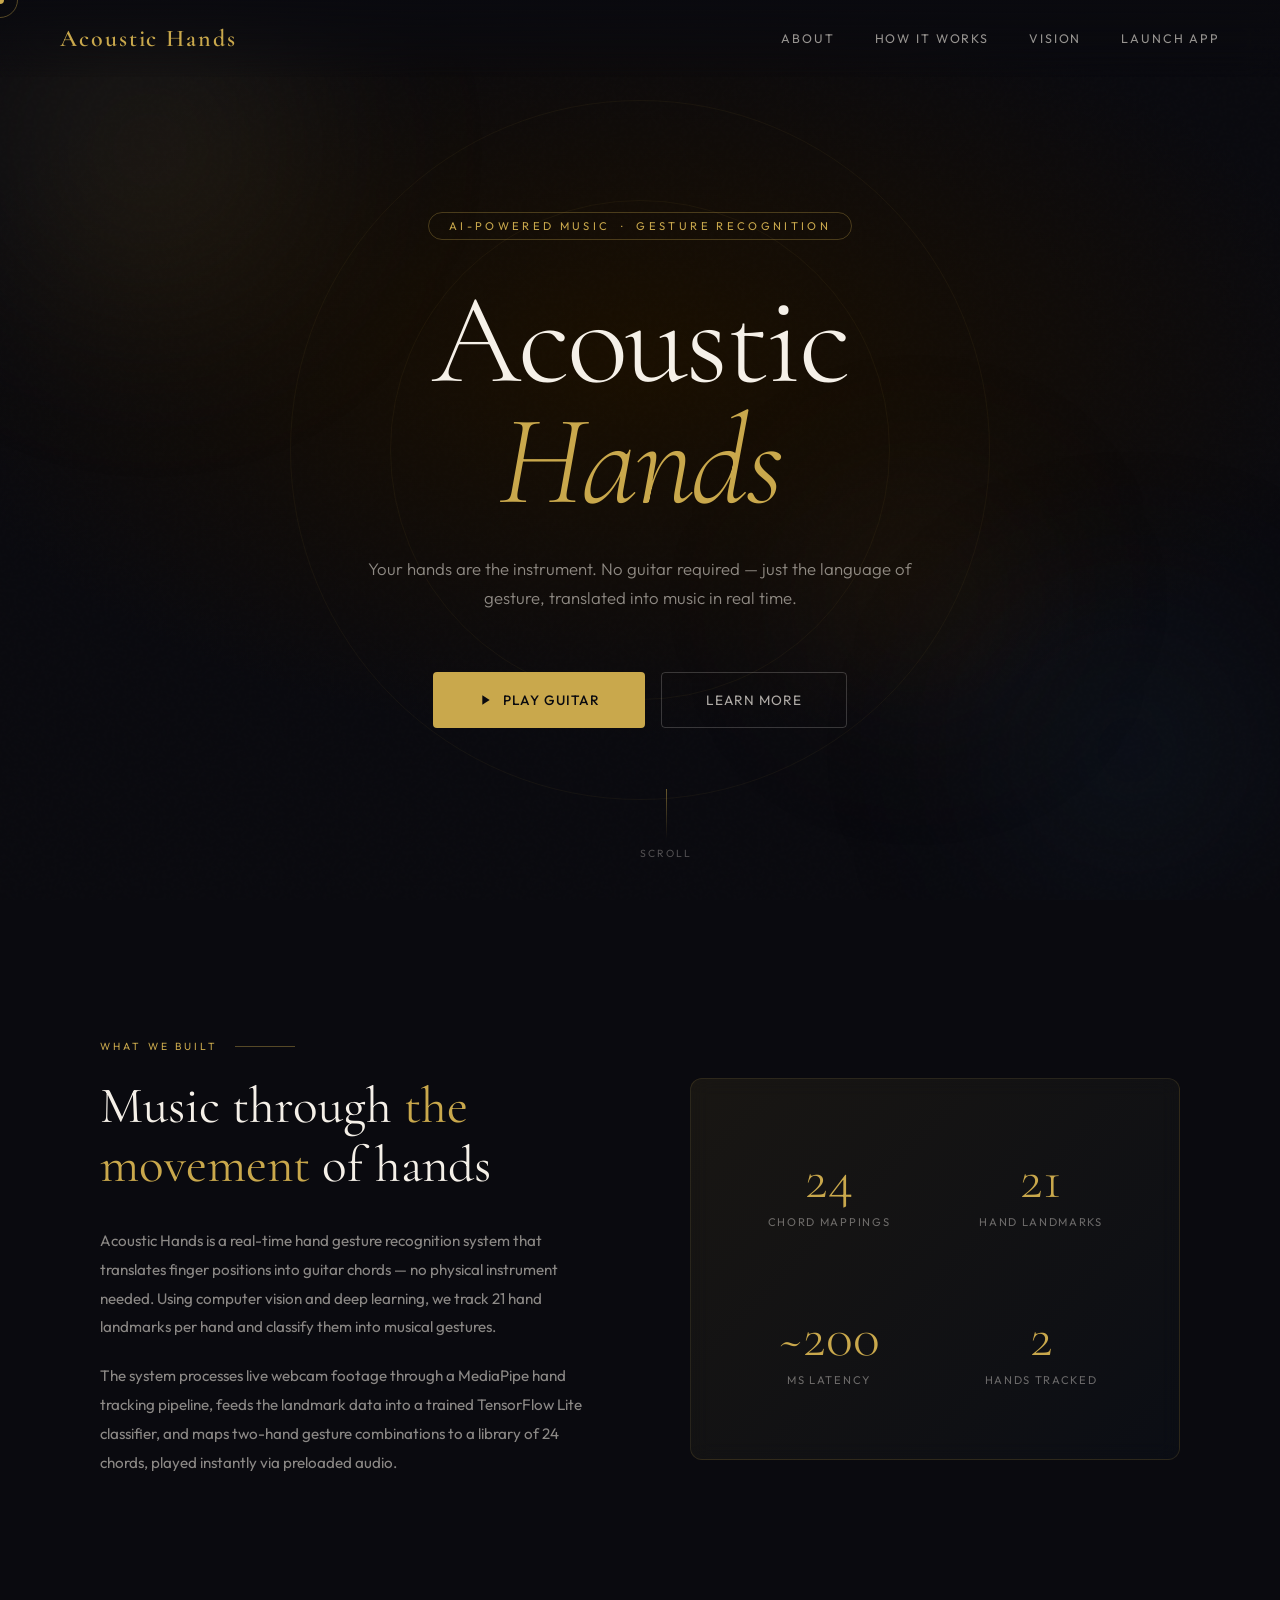
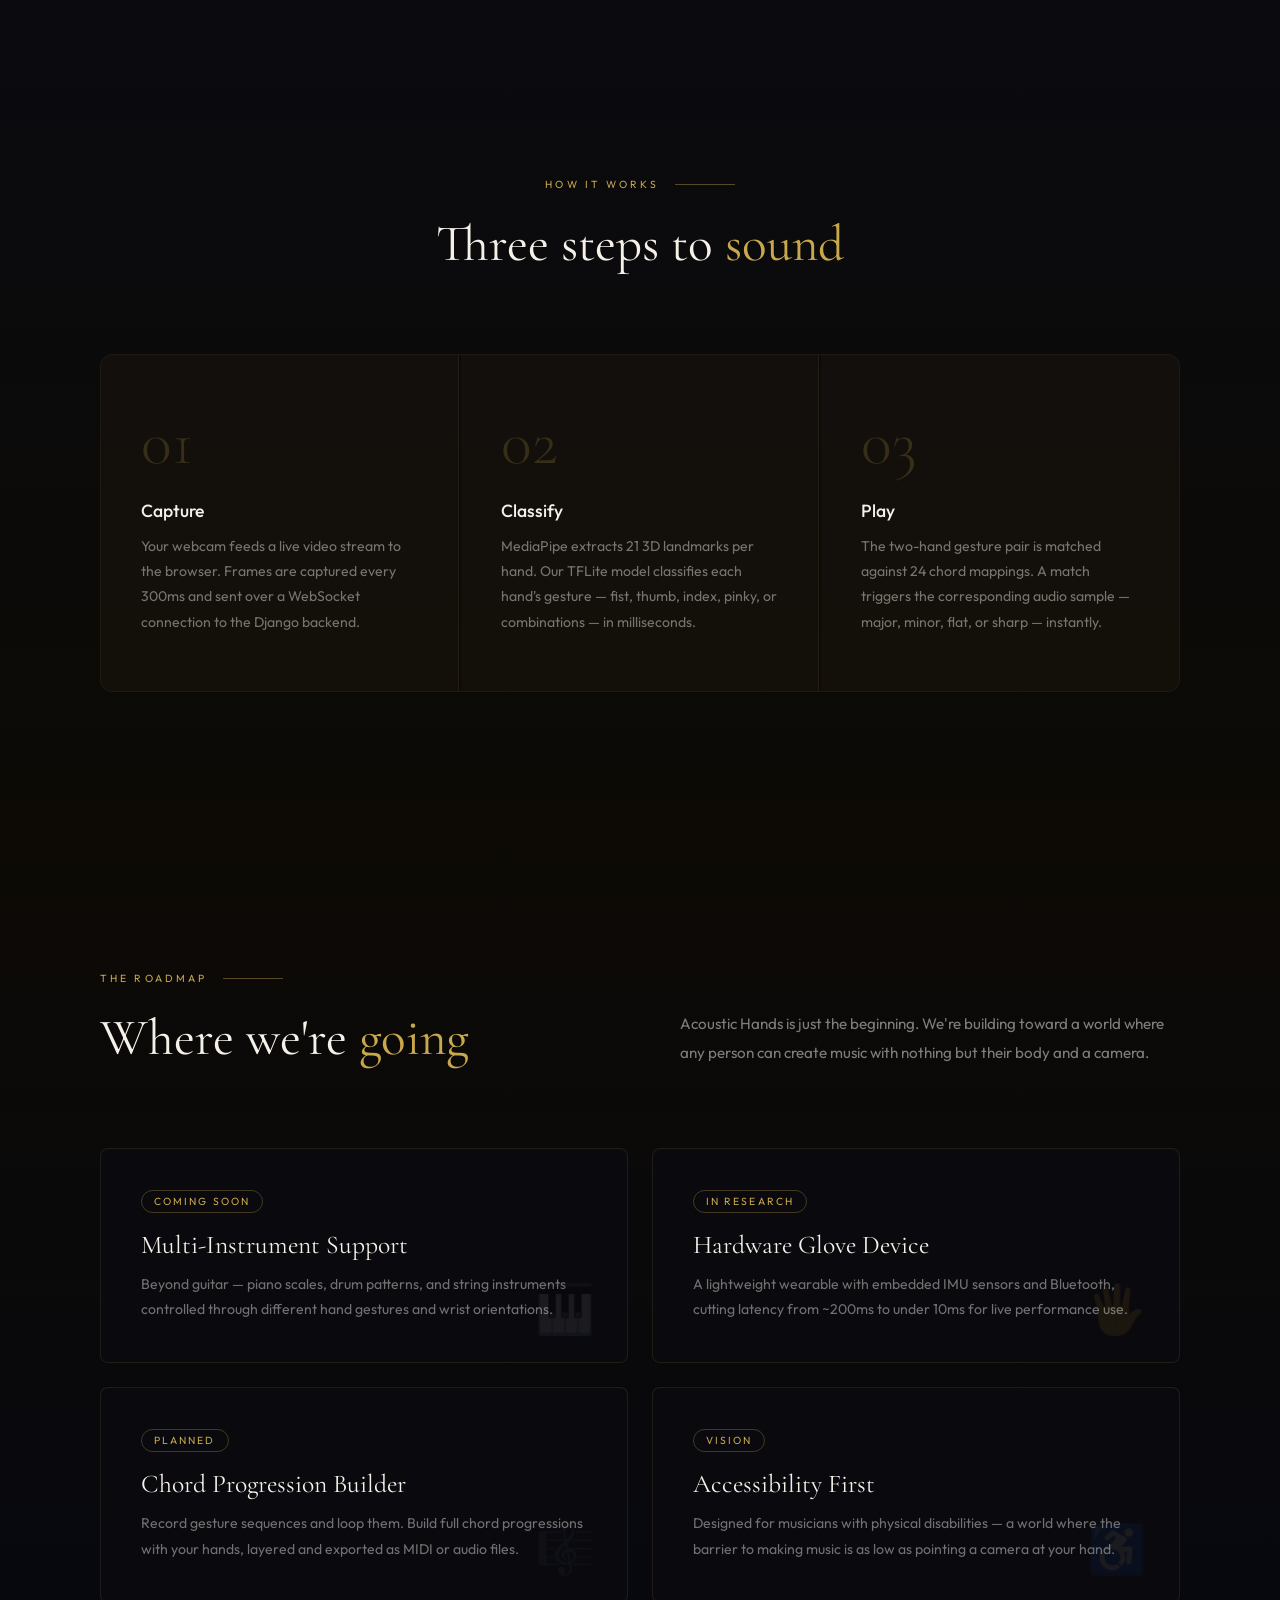
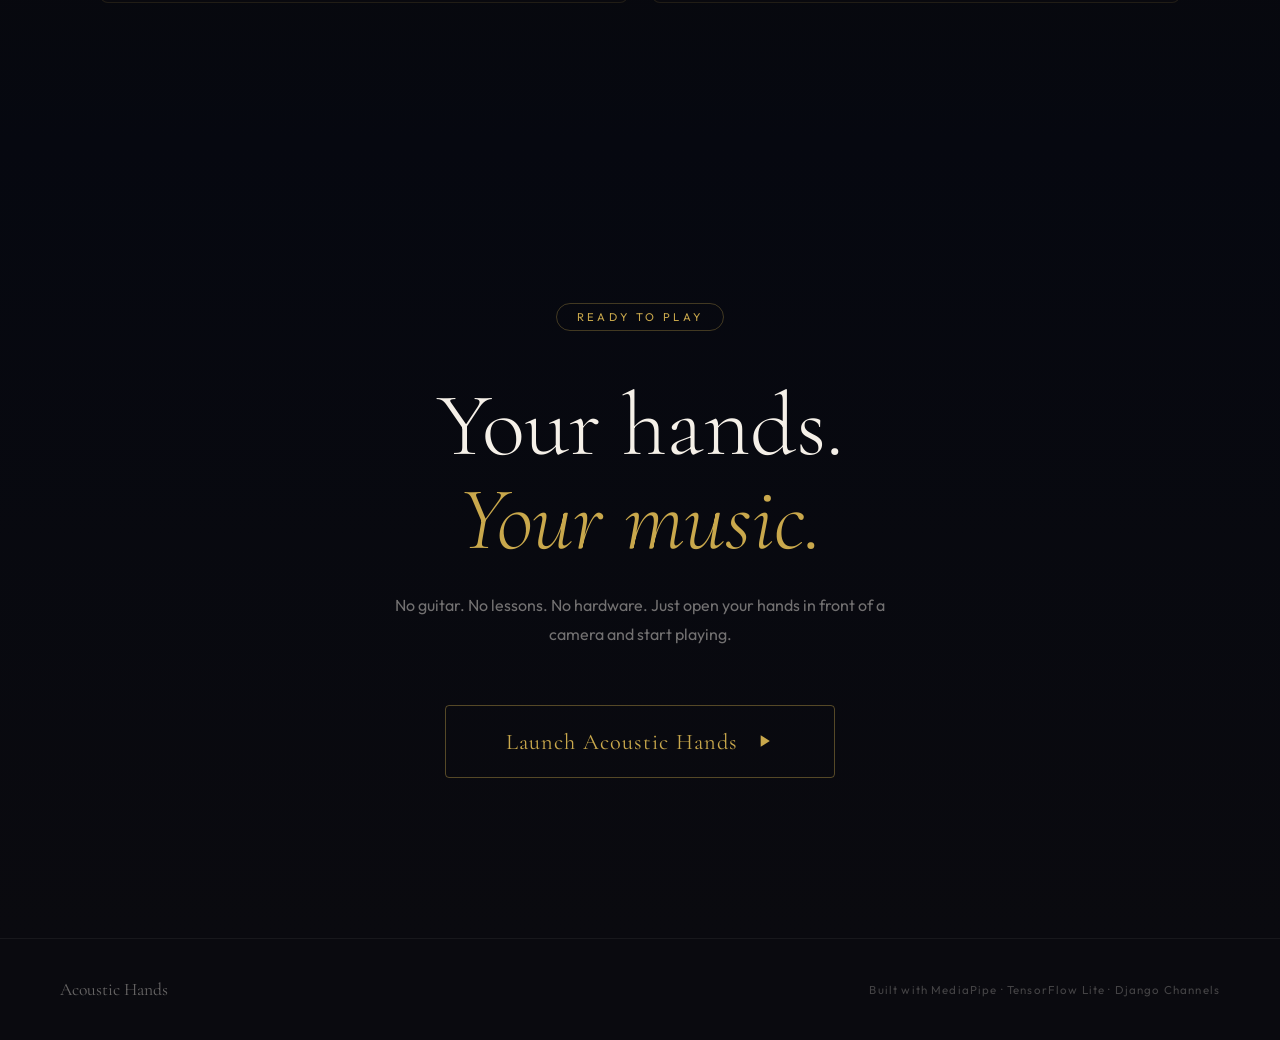
<file: streamapp/templates/streamapp/landing.html>
<!DOCTYPE html>
<html lang="en">
<head>
<meta charset="UTF-8">
<meta name="viewport" content="width=device-width, initial-scale=1.0">
<title>Acoustic Hands</title>
<link href="https://fonts.googleapis.com/css2?family=Cormorant+Garamond:wght@300;400;600;700&family=Outfit:wght@200;300;400;500&display=swap" rel="stylesheet">
<style>
  :root {
    --ink: #0a0a0f;
    --paper: #f5f0e8;
    --gold: #c9a84c;
    --gold-light: #e8c97a;
    --amber: #8b5e1a;
    --cream: #faf6ef;
    --muted: #6b6560;
    --accent: #1a3a5c;
  }

  *, *::before, *::after { margin: 0; padding: 0; box-sizing: border-box; }

  html { scroll-behavior: smooth; }

  body {
    font-family: 'Outfit', sans-serif;
    background: var(--ink);
    color: var(--paper);
    overflow-x: hidden;
    cursor: none;
  }

  /* Custom cursor */
  .cursor {
    position: fixed; width: 8px; height: 8px;
    background: var(--gold); border-radius: 50%;
    pointer-events: none; z-index: 9999;
    transform: translate(-50%, -50%);
    transition: transform 0.1s;
  }
  .cursor-ring {
    position: fixed; width: 36px; height: 36px;
    border: 1px solid rgba(201,168,76,0.4); border-radius: 50%;
    pointer-events: none; z-index: 9998;
    transform: translate(-50%, -50%);
    transition: all 0.15s ease;
  }

  /* Noise overlay */
  body::before {
    content: '';
    position: fixed; inset: 0;
    background-image: url("data:image/svg+xml,%3Csvg viewBox='0 0 256 256' xmlns='http://www.w3.org/2000/svg'%3E%3Cfilter id='noise'%3E%3CfeTurbulence type='fractalNoise' baseFrequency='0.9' numOctaves='4' stitchTiles='stitch'/%3E%3C/filter%3E%3Crect width='100%25' height='100%25' filter='url(%23noise)' opacity='0.04'/%3E%3C/svg%3E");
    pointer-events: none; z-index: 1; opacity: 0.3;
  }

  /* NAV */
  nav {
    position: fixed; top: 0; left: 0; right: 0; z-index: 100;
    padding: 24px 60px;
    display: flex; justify-content: space-between; align-items: center;
    background: linear-gradient(to bottom, rgba(10,10,15,0.95), transparent);
    backdrop-filter: blur(2px);
  }
  .nav-logo {
    font-family: 'Cormorant Garamond', serif;
    font-size: 1.5rem; font-weight: 600;
    letter-spacing: 0.08em; color: var(--gold);
  }
  .nav-links { display: flex; gap: 40px; }
  .nav-links a {
    font-size: 0.78rem; letter-spacing: 0.15em; text-transform: uppercase;
    color: rgba(245,240,232,0.6); text-decoration: none;
    transition: color 0.3s;
  }
  .nav-links a:hover { color: var(--gold); }

  /* HERO */
  #hero {
    min-height: 100vh;
    display: flex; flex-direction: column; justify-content: center; align-items: center;
    text-align: center;
    position: relative; overflow: hidden;
    padding: 120px 40px 80px;
  }

  .hero-bg {
    position: absolute; inset: 0;
    background: radial-gradient(ellipse 80% 60% at 50% 40%, #1a0f00 0%, #0a0a0f 70%);
  }

  .hero-orb {
    position: absolute;
    border-radius: 50%;
    filter: blur(80px);
    animation: orb-drift 8s ease-in-out infinite alternate;
  }
  .orb-1 {
    width: 500px; height: 500px;
    background: radial-gradient(circle, rgba(201,168,76,0.12) 0%, transparent 70%);
    top: -100px; left: -100px;
    animation-delay: 0s;
  }
  .orb-2 {
    width: 400px; height: 400px;
    background: radial-gradient(circle, rgba(26,58,92,0.2) 0%, transparent 70%);
    bottom: -50px; right: -50px;
    animation-delay: -4s;
  }
  .orb-3 {
    width: 300px; height: 300px;
    background: radial-gradient(circle, rgba(139,94,26,0.15) 0%, transparent 70%);
    top: 50%; left: 60%;
    animation-delay: -2s;
  }

  @keyframes orb-drift {
    from { transform: translate(0, 0) scale(1); }
    to { transform: translate(30px, 20px) scale(1.1); }
  }

  /* Decorative lines */
  .hero-lines {
    position: absolute; inset: 0; pointer-events: none;
    overflow: hidden;
  }
  .hero-lines::before, .hero-lines::after {
    content: '';
    position: absolute;
    border: 1px solid rgba(201,168,76,0.06);
    border-radius: 50%;
  }
  .hero-lines::before {
    width: 700px; height: 700px;
    top: 50%; left: 50%;
    transform: translate(-50%, -50%);
  }
  .hero-lines::after {
    width: 500px; height: 500px;
    top: 50%; left: 50%;
    transform: translate(-50%, -50%);
  }

  .hero-content { position: relative; z-index: 2; max-width: 900px; }

  .hero-eyebrow {
    display: inline-block;
    font-size: 0.7rem; letter-spacing: 0.3em; text-transform: uppercase;
    color: var(--gold);
    border: 1px solid rgba(201,168,76,0.3);
    padding: 6px 20px; border-radius: 100px;
    margin-bottom: 40px;
    animation: fade-up 1s ease both;
  }

  h1.hero-title {
    font-family: 'Cormorant Garamond', serif;
    font-size: clamp(4rem, 10vw, 8.5rem);
    font-weight: 300; line-height: 0.95;
    letter-spacing: -0.02em;
    animation: fade-up 1s 0.15s ease both;
  }
  h1.hero-title em {
    font-style: italic; color: var(--gold);
    display: block;
  }

  .hero-subtitle {
    margin-top: 32px;
    font-size: 1.05rem; font-weight: 300;
    color: rgba(245,240,232,0.55); line-height: 1.7;
    max-width: 560px; margin-left: auto; margin-right: auto;
    animation: fade-up 1s 0.3s ease both;
  }

  .hero-cta {
    margin-top: 60px;
    animation: fade-up 1s 0.45s ease both;
    display: flex; gap: 16px; justify-content: center; flex-wrap: wrap;
  }

  .btn-primary {
    display: inline-flex; align-items: center; gap: 10px;
    background: var(--gold);
    color: var(--ink);
    font-family: 'Outfit', sans-serif;
    font-size: 0.85rem; font-weight: 500;
    letter-spacing: 0.08em; text-transform: uppercase;
    padding: 18px 44px; border-radius: 4px;
    text-decoration: none;
    transition: all 0.3s;
    position: relative; overflow: hidden;
  }
  .btn-primary::before {
    content: '';
    position: absolute; inset: 0;
    background: linear-gradient(135deg, rgba(255,255,255,0.15) 0%, transparent 60%);
    opacity: 0; transition: opacity 0.3s;
  }
  .btn-primary:hover { background: var(--gold-light); transform: translateY(-2px); box-shadow: 0 20px 40px rgba(201,168,76,0.25); }
  .btn-primary:hover::before { opacity: 1; }

  .btn-secondary {
    display: inline-flex; align-items: center; gap: 10px;
    border: 1px solid rgba(245,240,232,0.2);
    color: rgba(245,240,232,0.7);
    font-size: 0.85rem; font-weight: 400;
    letter-spacing: 0.08em; text-transform: uppercase;
    padding: 18px 44px; border-radius: 4px;
    text-decoration: none;
    transition: all 0.3s;
  }
  .btn-secondary:hover { border-color: var(--gold); color: var(--gold); transform: translateY(-2px); }

  .scroll-hint {
    position: absolute; bottom: 40px; left: 50%;
    transform: translateX(-50%);
    display: flex; flex-direction: column; align-items: center; gap: 8px;
    color: rgba(245,240,232,0.3); font-size: 0.65rem; letter-spacing: 0.2em; text-transform: uppercase;
    animation: fade-up 1s 0.8s ease both;
  }
  .scroll-hint-line {
    width: 1px; height: 50px;
    background: linear-gradient(to bottom, rgba(201,168,76,0.5), transparent);
    animation: scroll-line 2s ease-in-out infinite;
  }
  @keyframes scroll-line {
    0% { transform: scaleY(0); transform-origin: top; }
    50% { transform: scaleY(1); transform-origin: top; }
    51% { transform: scaleY(1); transform-origin: bottom; }
    100% { transform: scaleY(0); transform-origin: bottom; }
  }

  @keyframes fade-up {
    from { opacity: 0; transform: translateY(30px); }
    to { opacity: 1; transform: translateY(0); }
  }

  /* SECTION BASE */
  section { position: relative; }

  .section-inner {
    max-width: 1200px; margin: 0 auto;
    padding: 140px 60px;
  }

  .section-label {
    font-size: 0.65rem; letter-spacing: 0.3em; text-transform: uppercase;
    color: var(--gold); margin-bottom: 24px;
    display: flex; align-items: center; gap: 16px;
  }
  .section-label::after {
    content: ''; flex: 1; max-width: 60px;
    height: 1px; background: var(--gold); opacity: 0.4;
  }

  /* ABOUT SECTION */
  #about {
    background: var(--ink);
  }
  #about .section-inner {
    display: grid; grid-template-columns: 1fr 1fr; gap: 100px; align-items: center;
  }

  .about-text h2 {
    font-family: 'Cormorant Garamond', serif;
    font-size: clamp(2.5rem, 4vw, 3.8rem);
    font-weight: 400; line-height: 1.15;
    margin-bottom: 32px;
  }
  .about-text h2 span { color: var(--gold); }
  .about-text p {
    font-size: 0.95rem; line-height: 1.9;
    color: rgba(245,240,232,0.55); margin-bottom: 20px;
  }

  .about-visual {
    position: relative;
  }
  .about-card {
    background: linear-gradient(135deg, rgba(201,168,76,0.08) 0%, rgba(26,58,92,0.08) 100%);
    border: 1px solid rgba(201,168,76,0.15);
    border-radius: 12px; padding: 48px;
    backdrop-filter: blur(10px);
  }
  .stat-grid { display: grid; grid-template-columns: 1fr 1fr; gap: 32px; }
  .stat-item { text-align: center; padding: 24px; }
  .stat-number {
    font-family: 'Cormorant Garamond', serif;
    font-size: 3.5rem; font-weight: 300; color: var(--gold);
    display: block; line-height: 1;
  }
  .stat-label {
    font-size: 0.7rem; letter-spacing: 0.15em; text-transform: uppercase;
    color: rgba(245,240,232,0.4); margin-top: 8px; display: block;
  }

  /* HOW IT WORKS */
  #how {
    background: linear-gradient(180deg, var(--ink) 0%, #0d0a05 100%);
  }
  #how .section-inner { text-align: center; }
  #how h2 {
    font-family: 'Cormorant Garamond', serif;
    font-size: clamp(2.5rem, 4vw, 3.8rem);
    font-weight: 400; line-height: 1.15;
    margin-bottom: 80px;
  }
  #how h2 span { color: var(--gold); }

  .steps-grid {
    display: grid; grid-template-columns: repeat(3, 1fr); gap: 2px;
    border: 1px solid rgba(201,168,76,0.1); border-radius: 12px; overflow: hidden;
  }
  .step-item {
    padding: 56px 40px;
    background: rgba(201,168,76,0.03);
    border-right: 1px solid rgba(201,168,76,0.1);
    transition: background 0.4s;
    text-align: left;
  }
  .step-item:last-child { border-right: none; }
  .step-item:hover { background: rgba(201,168,76,0.07); }

  .step-num {
    font-family: 'Cormorant Garamond', serif;
    font-size: 4rem; font-weight: 300;
    color: rgba(201,168,76,0.2); line-height: 1;
    margin-bottom: 24px; display: block;
  }
  .step-title {
    font-size: 1.1rem; font-weight: 500;
    margin-bottom: 12px; color: var(--paper);
  }
  .step-desc {
    font-size: 0.88rem; line-height: 1.8;
    color: rgba(245,240,232,0.45);
  }

  /* FUTURE SECTION */
  #future {
    background: linear-gradient(180deg, #0d0a05 0%, #060810 100%);
  }
  #future .section-inner { }
  #future .section-header {
    display: grid; grid-template-columns: 1fr 1fr; gap: 80px;
    margin-bottom: 80px; align-items: end;
  }
  #future h2 {
    font-family: 'Cormorant Garamond', serif;
    font-size: clamp(2.5rem, 4vw, 3.8rem);
    font-weight: 400; line-height: 1.15;
  }
  #future h2 span { color: var(--gold); }
  #future .section-header p {
    font-size: 0.95rem; line-height: 1.9;
    color: rgba(245,240,232,0.5);
    align-self: end;
  }

  .roadmap {
    display: grid; grid-template-columns: repeat(2, 1fr); gap: 24px;
  }
  .roadmap-item {
    border: 1px solid rgba(201,168,76,0.12);
    border-radius: 8px; padding: 40px;
    position: relative; overflow: hidden;
    transition: all 0.4s;
    background: rgba(10,10,15,0.8);
  }
  .roadmap-item::before {
    content: '';
    position: absolute; top: 0; left: 0; right: 0; height: 1px;
    background: linear-gradient(90deg, transparent, var(--gold), transparent);
    opacity: 0; transition: opacity 0.4s;
  }
  .roadmap-item:hover { border-color: rgba(201,168,76,0.3); transform: translateY(-4px); }
  .roadmap-item:hover::before { opacity: 1; }

  .roadmap-tag {
    font-size: 0.65rem; letter-spacing: 0.2em; text-transform: uppercase;
    color: var(--gold); margin-bottom: 16px;
    padding: 4px 12px; border: 1px solid rgba(201,168,76,0.3);
    border-radius: 100px; display: inline-block;
  }
  .roadmap-title {
    font-family: 'Cormorant Garamond', serif;
    font-size: 1.6rem; font-weight: 400;
    margin-bottom: 12px; color: var(--paper);
  }
  .roadmap-desc {
    font-size: 0.88rem; line-height: 1.8;
    color: rgba(245,240,232,0.45);
  }
  .roadmap-icon {
    position: absolute; bottom: 24px; right: 32px;
    font-size: 3rem; opacity: 0.07;
  }

  /* CTA SECTION */
  #cta {
    background: linear-gradient(180deg, #060810 0%, var(--ink) 100%);
    text-align: center;
  }
  #cta .section-inner { padding: 160px 60px; }

  .cta-tag {
    display: inline-block;
    font-size: 0.7rem; letter-spacing: 0.3em; text-transform: uppercase;
    color: var(--gold); border: 1px solid rgba(201,168,76,0.3);
    padding: 6px 20px; border-radius: 100px; margin-bottom: 48px;
  }
  #cta h2 {
    font-family: 'Cormorant Garamond', serif;
    font-size: clamp(3rem, 7vw, 6.5rem);
    font-weight: 300; line-height: 1.05;
    margin-bottom: 24px;
  }
  #cta h2 span { color: var(--gold); font-style: italic; }
  #cta p {
    font-size: 1rem; color: rgba(245,240,232,0.45);
    max-width: 500px; margin: 0 auto 56px; line-height: 1.8;
  }

  .play-btn {
    display: inline-flex; align-items: center; gap: 16px;
    background: transparent;
    border: 1px solid rgba(201,168,76,0.4);
    color: var(--gold);
    font-family: 'Cormorant Garamond', serif;
    font-size: 1.4rem; font-weight: 400;
    letter-spacing: 0.05em;
    padding: 22px 60px; border-radius: 4px;
    text-decoration: none;
    transition: all 0.4s;
    position: relative; overflow: hidden;
  }
  .play-btn::before {
    content: '';
    position: absolute; inset: 0;
    background: var(--gold);
    transform: scaleX(0); transform-origin: left;
    transition: transform 0.4s cubic-bezier(0.76, 0, 0.24, 1);
    z-index: 0;
  }
  .play-btn:hover { color: var(--ink); border-color: var(--gold); }
  .play-btn:hover::before { transform: scaleX(1); }
  .play-btn span, .play-btn svg { position: relative; z-index: 1; }

  /* FOOTER */
  footer {
    border-top: 1px solid rgba(245,240,232,0.06);
    padding: 40px 60px;
    display: flex; justify-content: space-between; align-items: center;
    max-width: 100%;
  }
  footer .footer-logo {
    font-family: 'Cormorant Garamond', serif;
    font-size: 1.1rem; color: rgba(245,240,232,0.4);
  }
  footer p {
    font-size: 0.72rem; color: rgba(245,240,232,0.25);
    letter-spacing: 0.1em;
  }

  /* REVEAL ANIMATIONS */
  .reveal {
    opacity: 0; transform: translateY(40px);
    transition: opacity 0.8s ease, transform 0.8s ease;
  }
  .reveal.visible {
    opacity: 1; transform: translateY(0);
  }
  .reveal-delay-1 { transition-delay: 0.1s; }
  .reveal-delay-2 { transition-delay: 0.2s; }
  .reveal-delay-3 { transition-delay: 0.3s; }
  .reveal-delay-4 { transition-delay: 0.4s; }

  /* DIVIDER */
  .gold-divider {
    width: 60px; height: 1px;
    background: linear-gradient(90deg, var(--gold), transparent);
    margin: 0 auto 40px;
  }

  /* Responsive */
  @media (max-width: 900px) {
    nav { padding: 20px 24px; }
    .nav-links { display: none; }
    .section-inner { padding: 80px 24px; }
    #about .section-inner { grid-template-columns: 1fr; gap: 48px; }
    .steps-grid { grid-template-columns: 1fr; }
    .step-item { border-right: none; border-bottom: 1px solid rgba(201,168,76,0.1); }
    #future .section-header { grid-template-columns: 1fr; gap: 24px; }
    .roadmap { grid-template-columns: 1fr; }
    footer { flex-direction: column; gap: 16px; text-align: center; padding: 32px 24px; }
  }
</style>
</head>
<body>

<div class="cursor" id="cursor"></div>
<div class="cursor-ring" id="cursor-ring"></div>

<nav>
  <div class="nav-logo">Acoustic Hands</div>
  <div class="nav-links">
    <a href="#about">About</a>
    <a href="#how">How It Works</a>
    <a href="#future">Vision</a>
    <a href="/app/">Launch App</a>
  </div>
</nav>

<!-- HERO -->
<section id="hero">
  <div class="hero-bg"></div>
  <div class="hero-orb orb-1"></div>
  <div class="hero-orb orb-2"></div>
  <div class="hero-orb orb-3"></div>
  <div class="hero-lines"></div>

  <div class="hero-content">
    <div class="hero-eyebrow">AI-Powered Music &nbsp;·&nbsp; Gesture Recognition</div>
    <h1 class="hero-title">
      Acoustic
      <em>Hands</em>
    </h1>
    <p class="hero-subtitle">
      Your hands are the instrument. No guitar required —
      just the language of gesture, translated into music in real time.
    </p>
    <div class="hero-cta">
      <a href="/app/" class="btn-primary">
        <svg width="16" height="16" viewBox="0 0 24 24" fill="currentColor"><path d="M8 5v14l11-7z"/></svg>
        Play Guitar
      </a>
      <a href="#about" class="btn-secondary">Learn More</a>
    </div>
  </div>

  <div class="scroll-hint">
    <div class="scroll-hint-line"></div>
    Scroll
  </div>
</section>

<!-- ABOUT -->
<section id="about">
  <div class="section-inner">
    <div class="about-text">
      <div class="section-label reveal">What We Built</div>
      <h2 class="reveal reveal-delay-1">
        Music through <span>the movement</span> of hands
      </h2>
      <p class="reveal reveal-delay-2">
        Acoustic Hands is a real-time hand gesture recognition system that translates 
        finger positions into guitar chords — no physical instrument needed. 
        Using computer vision and deep learning, we track 21 hand landmarks per hand 
        and classify them into musical gestures.
      </p>
      <p class="reveal reveal-delay-3">
        The system processes live webcam footage through a MediaPipe hand tracking 
        pipeline, feeds the landmark data into a trained TensorFlow Lite classifier, 
        and maps two-hand gesture combinations to a library of 24 chords, played 
        instantly via preloaded audio.
      </p>
    </div>

    <div class="about-visual reveal reveal-delay-2">
      <div class="about-card">
        <div class="stat-grid">
          <div class="stat-item">
            <span class="stat-number">24</span>
            <span class="stat-label">Chord Mappings</span>
          </div>
          <div class="stat-item">
            <span class="stat-number">21</span>
            <span class="stat-label">Hand Landmarks</span>
          </div>
          <div class="stat-item">
            <span class="stat-number">~200</span>
            <span class="stat-label">Ms Latency</span>
          </div>
          <div class="stat-item">
            <span class="stat-number">2</span>
            <span class="stat-label">Hands Tracked</span>
          </div>
        </div>
      </div>
    </div>
  </div>
</section>

<!-- HOW IT WORKS -->
<section id="how">
  <div class="section-inner">
    <div class="section-label reveal" style="justify-content:center">How It Works</div>
    <h2 class="reveal reveal-delay-1">Three steps to <span>sound</span></h2>
    <div class="steps-grid reveal reveal-delay-2">
      <div class="step-item">
        <span class="step-num">01</span>
        <div class="step-title">Capture</div>
        <p class="step-desc">Your webcam feeds a live video stream to the browser. Frames are captured every 300ms and sent over a WebSocket connection to the Django backend.</p>
      </div>
      <div class="step-item">
        <span class="step-num">02</span>
        <div class="step-title">Classify</div>
        <p class="step-desc">MediaPipe extracts 21 3D landmarks per hand. Our TFLite model classifies each hand's gesture — fist, thumb, index, pinky, or combinations — in milliseconds.</p>
      </div>
      <div class="step-item">
        <span class="step-num">03</span>
        <div class="step-title">Play</div>
        <p class="step-desc">The two-hand gesture pair is matched against 24 chord mappings. A match triggers the corresponding audio sample — major, minor, flat, or sharp — instantly.</p>
      </div>
    </div>
  </div>
</section>

<!-- FUTURE -->
<section id="future">
  <div class="section-inner">
    <div class="section-header">
      <div>
        <div class="section-label reveal">The Roadmap</div>
        <h2 class="reveal reveal-delay-1">Where we're <span>going</span></h2>
      </div>
      <p class="reveal reveal-delay-2">
        Acoustic Hands is just the beginning. We're building toward a world where 
        any person can create music with nothing but their body and a camera.
      </p>
    </div>

    <div class="roadmap">
      <div class="roadmap-item reveal">
        <div class="roadmap-tag">Coming Soon</div>
        <div class="roadmap-title">Multi-Instrument Support</div>
        <p class="roadmap-desc">Beyond guitar — piano scales, drum patterns, and string instruments controlled through different hand gestures and wrist orientations.</p>
        <div class="roadmap-icon">🎹</div>
      </div>
      <div class="roadmap-item reveal reveal-delay-1">
        <div class="roadmap-tag">In Research</div>
        <div class="roadmap-title">Hardware Glove Device</div>
        <p class="roadmap-desc">A lightweight wearable with embedded IMU sensors and Bluetooth, cutting latency from ~200ms to under 10ms for live performance use.</p>
        <div class="roadmap-icon">🖐️</div>
      </div>
      <div class="roadmap-item reveal reveal-delay-2">
        <div class="roadmap-tag">Planned</div>
        <div class="roadmap-title">Chord Progression Builder</div>
        <p class="roadmap-desc">Record gesture sequences and loop them. Build full chord progressions with your hands, layered and exported as MIDI or audio files.</p>
        <div class="roadmap-icon">🎼</div>
      </div>
      <div class="roadmap-item reveal reveal-delay-3">
        <div class="roadmap-tag">Vision</div>
        <div class="roadmap-title">Accessibility First</div>
        <p class="roadmap-desc">Designed for musicians with physical disabilities — a world where the barrier to making music is as low as pointing a camera at your hand.</p>
        <div class="roadmap-icon">♿</div>
      </div>
    </div>
  </div>
</section>

<!-- CTA -->
<section id="cta">
  <div class="section-inner">
    <div class="cta-tag reveal">Ready to Play</div>
    <h2 class="reveal reveal-delay-1">
      Your hands.<br>
      <span>Your music.</span>
    </h2>
    <p class="reveal reveal-delay-2">
      No guitar. No lessons. No hardware. 
      Just open your hands in front of a camera and start playing.
    </p>
    <a href="/app/" class="play-btn reveal reveal-delay-3">
      <span>Launch Acoustic Hands</span>
      <svg width="20" height="20" viewBox="0 0 24 24" fill="currentColor"><path d="M8 5v14l11-7z"/></svg>
    </a>
  </div>
</section>

<footer>
  <div class="footer-logo">Acoustic Hands</div>
  <p>Built with MediaPipe · TensorFlow Lite · Django Channels</p>
</footer>

<script>
// Custom cursor
const cursor = document.getElementById('cursor');
const ring = document.getElementById('cursor-ring');
let mouseX = 0, mouseY = 0, ringX = 0, ringY = 0;

document.addEventListener('mousemove', (e) => {
  mouseX = e.clientX; mouseY = e.clientY;
  cursor.style.left = mouseX + 'px';
  cursor.style.top = mouseY + 'px';
});

function animateRing() {
  ringX += (mouseX - ringX) * 0.12;
  ringY += (mouseY - ringY) * 0.12;
  ring.style.left = ringX + 'px';
  ring.style.top = ringY + 'px';
  requestAnimationFrame(animateRing);
}
animateRing();

document.querySelectorAll('a, button').forEach(el => {
  el.addEventListener('mouseenter', () => {
    cursor.style.transform = 'translate(-50%, -50%) scale(2)';
    ring.style.transform = 'translate(-50%, -50%) scale(1.5)';
    ring.style.borderColor = 'rgba(201,168,76,0.6)';
  });
  el.addEventListener('mouseleave', () => {
    cursor.style.transform = 'translate(-50%, -50%) scale(1)';
    ring.style.transform = 'translate(-50%, -50%) scale(1)';
    ring.style.borderColor = 'rgba(201,168,76,0.4)';
  });
});

// Scroll reveal
const reveals = document.querySelectorAll('.reveal');
const observer = new IntersectionObserver((entries) => {
  entries.forEach(entry => {
    if (entry.isIntersecting) {
      entry.target.classList.add('visible');
    }
  });
}, { threshold: 0.1 });
reveals.forEach(el => observer.observe(el));

// Smooth nav highlight
window.addEventListener('scroll', () => {
  const nav = document.querySelector('nav');
  if (window.scrollY > 50) {
    nav.style.background = 'rgba(10,10,15,0.95)';
    nav.style.backdropFilter = 'blur(20px)';
  } else {
    nav.style.background = 'linear-gradient(to bottom, rgba(10,10,15,0.95), transparent)';
  }
});
</script>
</body>
</html>
</file>
